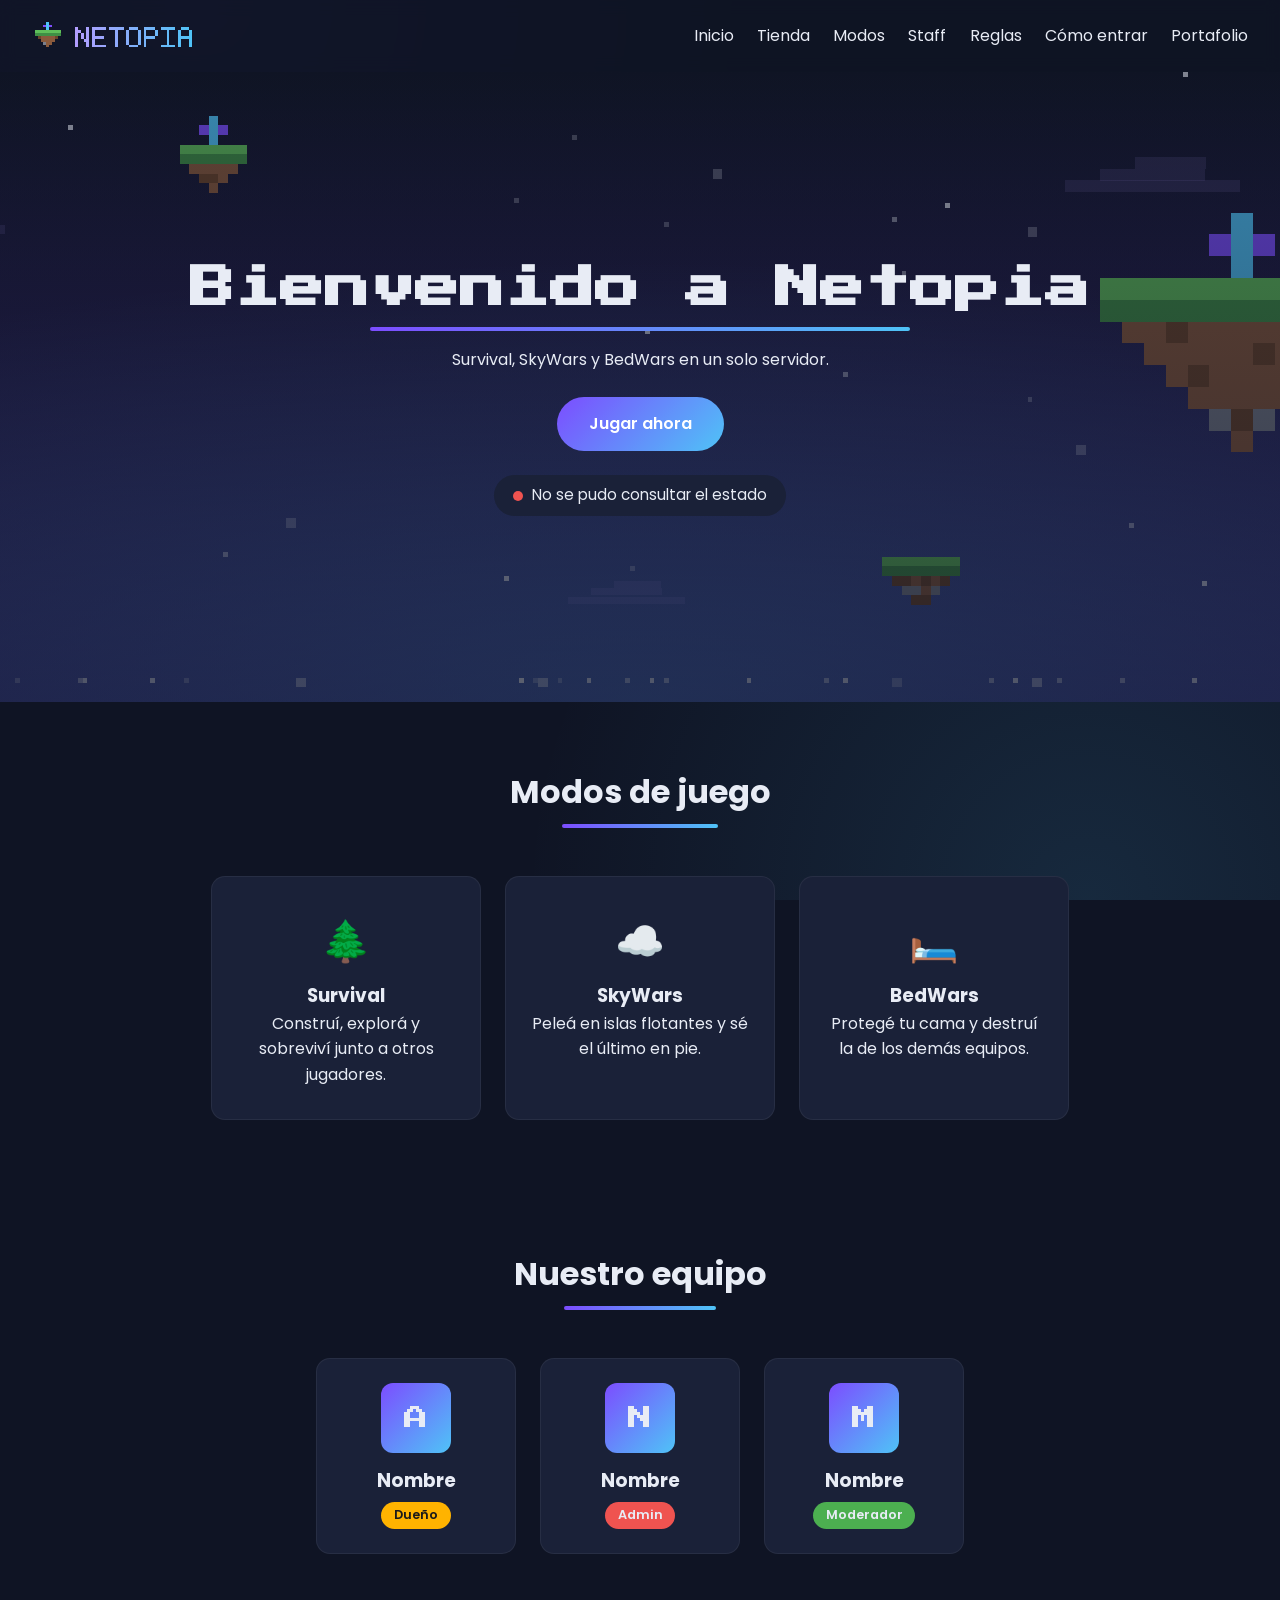
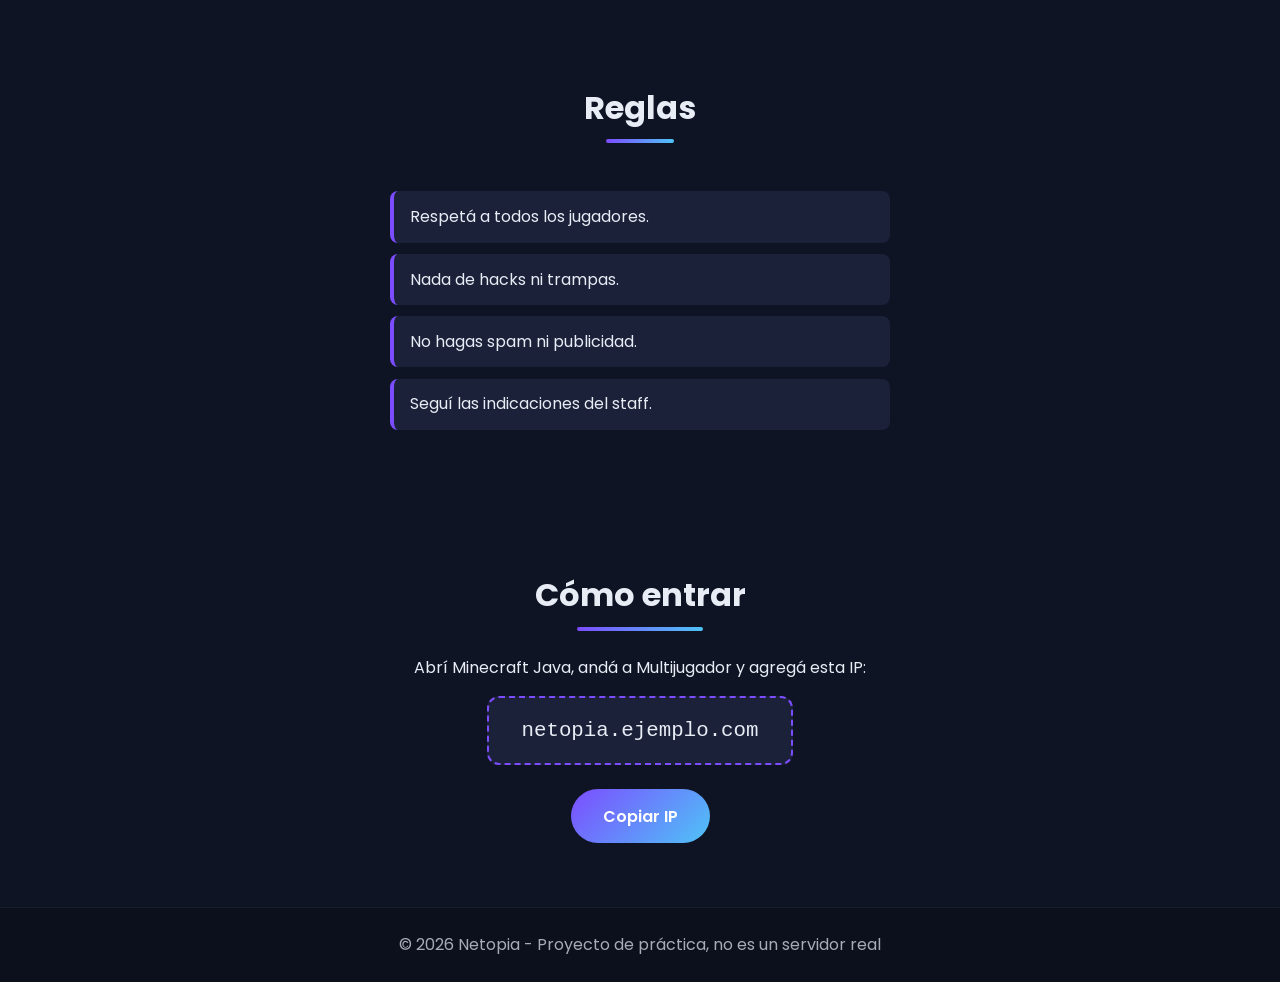
<file: index.html>
<!DOCTYPE html>
<html lang="es">

<head>
    <meta charset="UTF-8">
    <meta name="viewport" content="width=device-width, initial-scale=1.0">
    <title>Netopia</title>
    <link href="https://fonts.googleapis.com/css2?family=Poppins:wght@400;600&family=Press+Start+2P&display=swap"
        rel="stylesheet">
    <link rel="stylesheet" href="style.css">
    <link rel="icon" type="image/svg+xml" href="img/favicon.svg">
</head>

<body>

    <header>
        <a href="index.html" class="logo-link">
            <img src="img/logo.svg" alt="Netopia" class="logo-img">
        </a>
        <button class="menu-btn" id="menu-btn" aria-label="Abrir menú">☰</button>
        <nav id="menu">
            <a href="#inicio">Inicio</a>
            <a href="tienda.html">Tienda</a>
            <a href="#modos">Modos</a>
            <a href="#staff">Staff</a>
            <a href="#reglas">Reglas</a>
            <a href="#unirse">Cómo entrar</a>
            <a href="portafolio.html">Portafolio</a>
        </nav>
    </header>

    <main>
        <section id="inicio" class="hero">
            <h2>Bienvenido a Netopia</h2>
            <p>Survival, SkyWars y BedWars en un solo servidor.</p>
            <a href="#unirse" class="boton">Jugar ahora</a>
            <div class="estado" id="estado">
                <span class="punto" id="punto"></span>
                <span id="estado-texto">Consultando servidor...</span>
            </div>
        </section>

        <section id="modos">
            <h2>Modos de juego</h2>

            <div class="modos-grid">
                <article class="modo survival">
                    <span class="icono">🌲</span> <!-- Survival -->
                    <h3>Survival</h3>
                    <p>Construí, explorá y sobreviví junto a otros jugadores.</p>
                </article>

                <article class="modo skywars">
                    <span class="icono">☁️</span> <!-- SkyWars -->
                    <h3>SkyWars</h3>
                    <p>Peleá en islas flotantes y sé el último en pie.</p>
                </article>

                <article class="modo bedwars">
                    <span class="icono">🛏️</span> <!-- BedWars -->
                    <h3>BedWars</h3>
                    <p>Protegé tu cama y destruí la de los demás equipos.</p>
                </article>
            </div>
        </section>

        <section id="staff">
            <h2>Nuestro equipo</h2>
            <div class="staff-grid">
                <article class="miembro">
                    <div class="avatar">A</div>
                    <h3>Nombre</h3>
                    <p class="rol dueno">Dueño</p>
                </article>

                <article class="miembro">
                    <div class="avatar">N</div>
                    <h3>Nombre</h3>
                    <p class="rol admin">Admin</p>
                </article>

                <article class="miembro">
                    <div class="avatar">M</div>
                    <h3>Nombre</h3>
                    <p class="rol mod">Moderador</p>
                </article>
            </div>
        </section>

        <section id="reglas">
            <h2>Reglas</h2>
            <ul class="reglas">
                <li>Respetá a todos los jugadores.</li>
                <li>Nada de hacks ni trampas.</li>
                <li>No hagas spam ni publicidad.</li>
                <li>Seguí las indicaciones del staff.</li>
            </ul>
        </section>

        <section id="unirse">
            <h2>Cómo entrar</h2>
            <p>Abrí Minecraft Java, andá a Multijugador y agregá esta IP:</p>
            <div class="ip-box" id="ip">netopia.ejemplo.com</div>
            <br>
            <button class="boton" id="btn-copiar">Copiar IP</button>
        </section>
    </main>

    <footer>
        <p>© 2026 Netopia - Proyecto de práctica, no es un servidor real</p>
    </footer>
    <script src="script.js"></script>
</body>

</html>
</file>
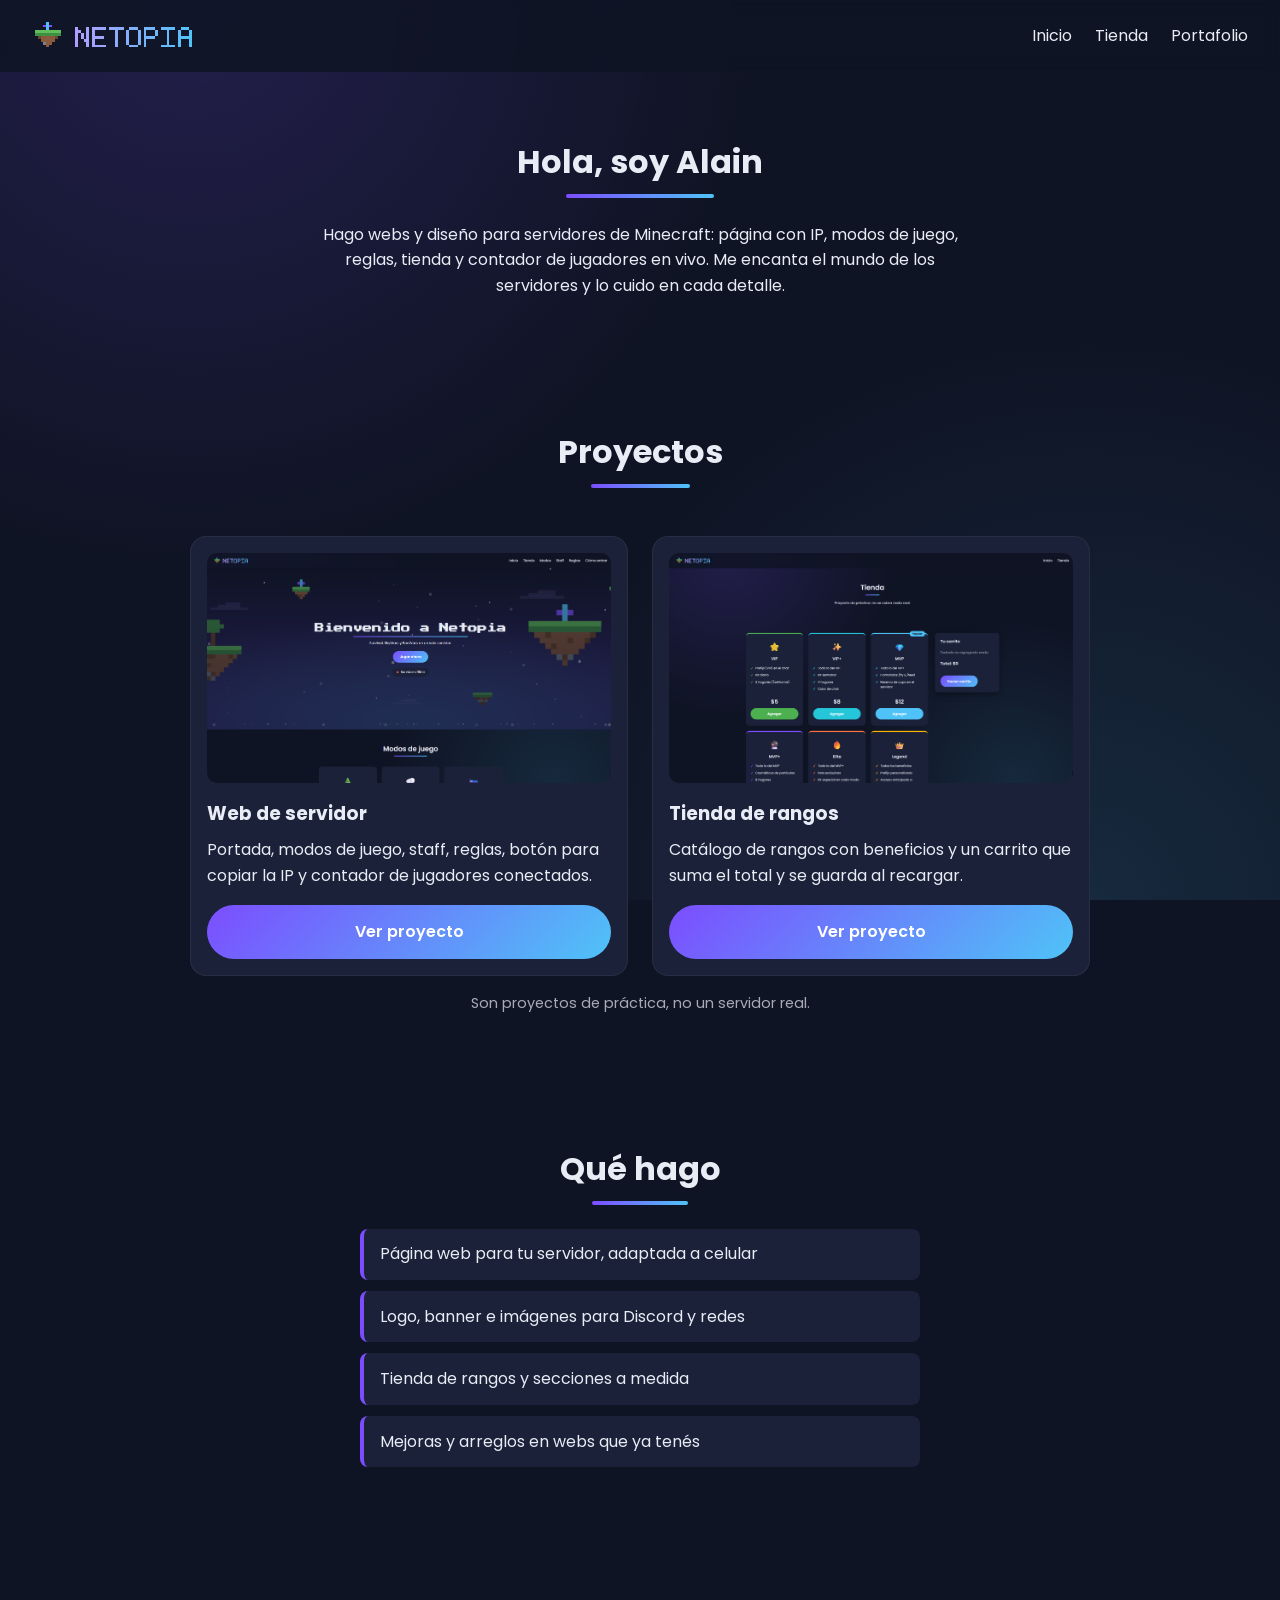
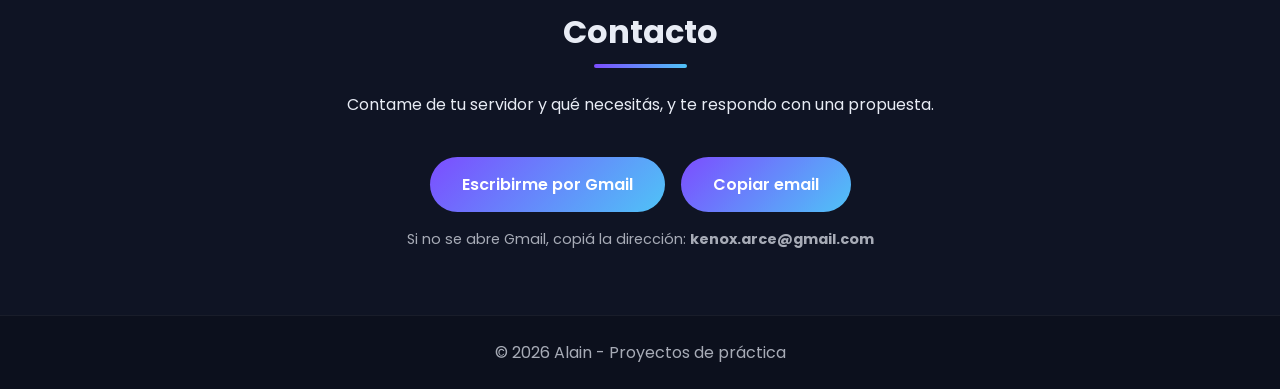
<file: portafolio.html>
<!DOCTYPE html>
<html lang="es">

<head>
    <meta charset="UTF-8">
    <meta name="viewport" content="width=device-width, initial-scale=1.0">
    <title>Portafolio | Alain</title>
    <link rel="icon" type="image/svg+xml" href="img/favicon.svg">
    <link href="https://fonts.googleapis.com/css2?family=Poppins:wght@400;600&family=Press+Start+2P&display=swap"
        rel="stylesheet">
    <link rel="stylesheet" href="style.css">
</head>

<body>

    <header>
        <a href="index.html" class="logo-link">
            <img src="img/logo.svg" alt="Netopia" class="logo-img">
        </a>
        <button class="menu-btn" id="menu-btn" aria-label="Abrir menú">☰</button>
        <nav id="menu">
            <a href="index.html">Inicio</a>
            <a href="tienda.html">Tienda</a>
            <a href="portafolio.html">Portafolio</a>
        </nav>
    </header>

    <main>
        <section class="perfil">
            <h2>Hola, soy Alain</h2>
            <p>Hago webs y diseño para servidores de Minecraft: página con IP, modos de juego, reglas, tienda y contador
                de jugadores en vivo. Me encanta el mundo de los servidores y lo cuido en cada detalle.</p>
        </section>

        <section>
            <h2>Proyectos</h2>
            <div class="proyectos-grid">
                <article class="proyecto">
                    <img src="img/captura-inicio.png" alt="Captura de la página principal de Netopia">
                    <h3>Web de servidor</h3>
                    <p>Portada, modos de juego, staff, reglas, botón para copiar la IP y contador de jugadores
                        conectados.</p>
                    <a class="boton" href="index.html">Ver proyecto</a>
                </article>

                <article class="proyecto">
                    <img src="img/captura-tienda.png" alt="Captura de la tienda de rangos de Netopia">
                    <h3>Tienda de rangos</h3>
                    <p>Catálogo de rangos con beneficios y un carrito que suma el total y se guarda al recargar.</p>
                    <a class="boton" href="tienda.html">Ver proyecto</a>
                </article>
            </div>
            <p class="nota">Son proyectos de práctica, no un servidor real.</p>
        </section>

        <section>
            <h2>Qué hago</h2>
            <ul class="servicios">
                <li>Página web para tu servidor, adaptada a celular</li>
                <li>Logo, banner e imágenes para Discord y redes</li>
                <li>Tienda de rangos y secciones a medida</li>
                <li>Mejoras y arreglos en webs que ya tenés</li>
            </ul>
        </section>

        <section id="contacto">
            <h2>Contacto</h2>
            <p>Contame de tu servidor y qué necesitás, y te respondo con una propuesta.</p>

            <div class="contacto-botones">
                <a class="boton" target="_blank" rel="noopener noreferrer"
                    href="https://mail.google.com/mail/?view=cm&fs=1&to=kenox.arce@gmail.com&su=Quiero%20una%20web%20para%20mi%20servidor">
                    Escribirme por Gmail
                </a>
                <button class="boton" id="btn-email" data-email="kenox.arce@gmail.com">Copiar email</button>
            </div>

            <p class="nota">Si no se abre Gmail, copiá la dirección: <strong>kenox.arce@gmail.com</strong></p>
        </section>
    </main>

    <footer>
        <p>© 2026 Alain - Proyectos de práctica</p>
    </footer>

    <script src="menu.js"></script>
    <script src="contacto.js"></script>
</body>

</html>
</file>
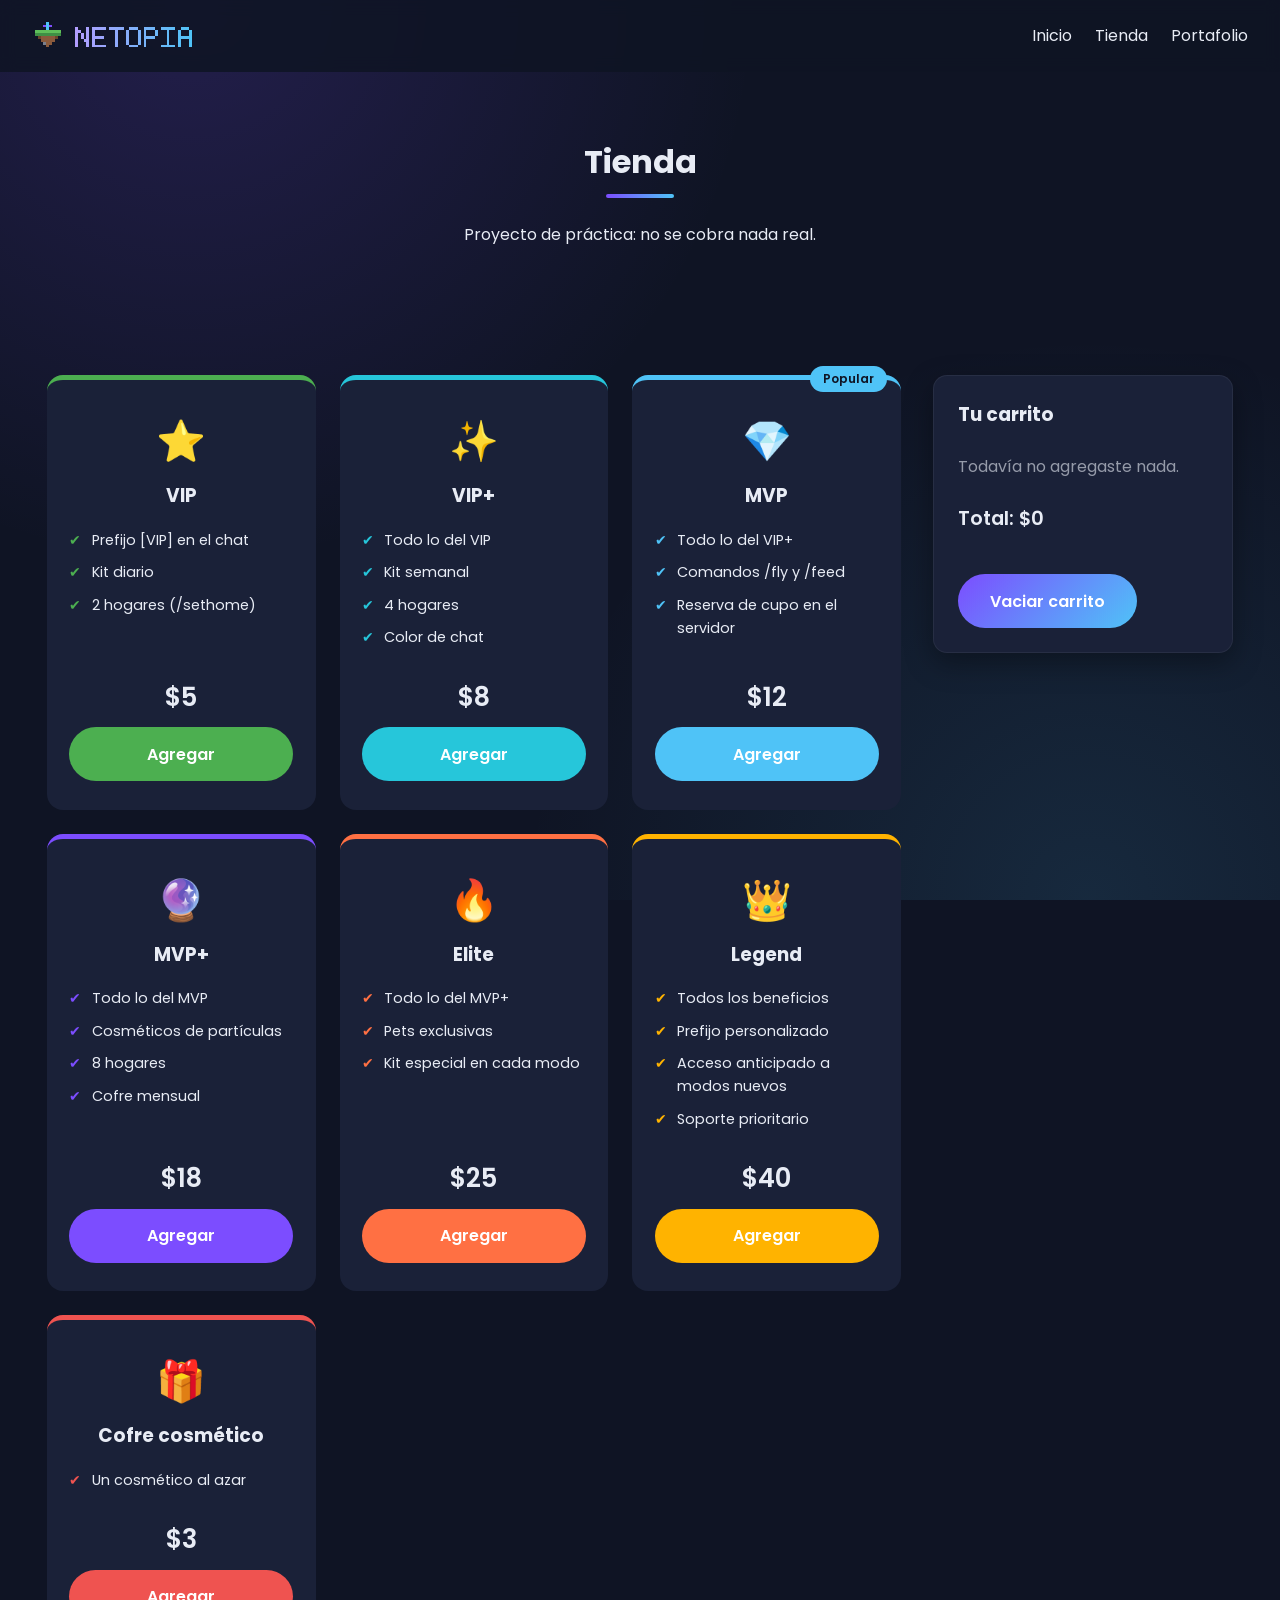
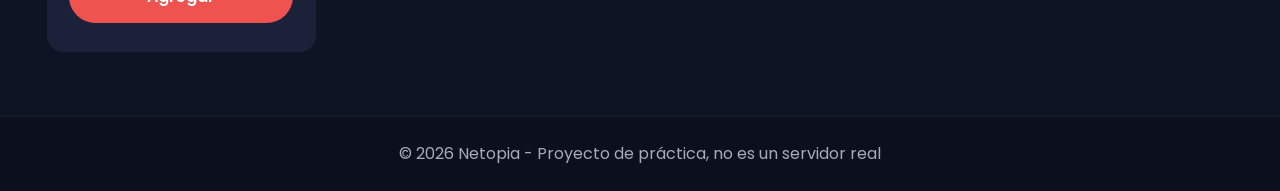
<file: tienda.html>
<!DOCTYPE html>
<html lang="es">

<head>
    <meta charset="UTF-8">
    <meta name="viewport" content="width=device-width, initial-scale=1.0">
    <title>Tienda | Netopia</title>
    <link href="https://fonts.googleapis.com/css2?family=Poppins:wght@400;600&family=Press+Start+2P&display=swap"
        rel="stylesheet">
    <link rel="stylesheet" href="style.css">
    <link rel="icon" type="image/svg+xml" href="img/favicon.svg">
</head>

<body>

    <header>
        <a href="index.html" class="logo-link">
            <img src="img/logo.svg" alt="Netopia" class="logo-img">
        </a>
        <button class="menu-btn" id="menu-btn" aria-label="Abrir menú">☰</button>
        <nav id="menu">
            <a href="index.html">Inicio</a>
            <a href="tienda.html">Tienda</a>
            <a href="portafolio.html">Portafolio</a>
        </nav>
    </header>

    <main>
        <section>
            <h2>Tienda</h2>
            <p>Proyecto de práctica: no se cobra nada real.</p>
        </section>

        <section class="tienda-layout">
            <div class="productos" id="productos"></div>

            <aside class="carrito">
                <h3>Tu carrito</h3>
                <ul id="carrito-lista"></ul>
                <p class="total">Total: <span id="total">$0</span></p>
                <button class="boton" id="vaciar">Vaciar carrito</button>
            </aside>
        </section>
    </main>

    <footer>
        <p>© 2026 Netopia - Proyecto de práctica, no es un servidor real</p>
    </footer>

    <script src="tienda.js"></script>
</body>

</html>
</file>
<file: style.css>
:root {
    --fondo: #0f1424;
    --tarjeta: #1a2138;
    --texto: #e8ecf5;
    --acento: #7c4dff;
    --survival: #4caf50;
    --skywars: #4fc3f7;
    --bedwars: #ef5350;
}

* {
    box-sizing: border-box;
    margin: 0;
    padding: 0;
}

html {
    scroll-behavior: smooth;
}

body {
    background: var(--fondo);
    color: var(--texto);
    font-family: 'Poppins', sans-serif;
    line-height: 1.6;
}

header {
    position: sticky;
    top: 0;
    z-index: 10;
    display: flex;
    justify-content: space-between;
    align-items: center;
    padding: 1rem 2rem;
    background: rgba(15, 20, 36, 0.85);
    backdrop-filter: blur(8px);
}

.logo {
    font-family: 'Press Start 2P', monospace;
    font-size: 1rem;
    color: var(--acento);
}

nav a {
    color: var(--texto);
    text-decoration: none;
    margin-left: 1.2rem;
    transition: color 0.2s;
}

nav a:hover {
    color: var(--skywars);
}

section {
    padding: 4rem 2rem;
    text-align: center;
}

.hero {
    min-height: 70vh;
    display: flex;
    flex-direction: column;
    justify-content: center;
    align-items: center;
    background: radial-gradient(circle at top, #2a1f5c, var(--fondo) 65%);
}

.hero h2 {
    font-family: 'Press Start 2P', monospace;
    font-size: clamp(1.4rem, 5vw, 2.8rem);
    line-height: 1.4;
    margin-bottom: 1rem;
}

.boton {
    display: inline-block;
    margin-top: 1.5rem;
    padding: 0.9rem 2rem;
    background: linear-gradient(135deg, var(--acento), var(--skywars));
    color: white;
    text-decoration: none;
    font-weight: 600;
    border-radius: 999px;
    transition: transform 0.2s, box-shadow 0.2s;
}

.boton:hover {
    transform: translateY(-3px);
    box-shadow: 0 8px 20px rgba(124, 77, 255, 0.45);
}

h2 {
    margin-bottom: 1rem;
}

.modos-grid {
    display: flex;
    flex-wrap: wrap;
    gap: 1.5rem;
    justify-content: center;
    margin-top: 1.5rem;
}

.modo {
    background: var(--tarjeta);
    padding: 2rem 1.5rem;
    border-radius: 14px;
    width: 270px;
    border-top: 5px solid;
    transition: transform 0.25s, box-shadow 0.25s;
}

.modo:hover {
    transform: translateY(-8px);
    box-shadow: 0 12px 28px rgba(0, 0, 0, 0.4);
}

.icono {
    display: block;
    font-size: 2.5rem;
    margin-bottom: 0.5rem;
}

.survival {
    border-color: var(--survival);
}

.skywars {
    border-color: var(--skywars);
}

.bedwars {
    border-color: var(--bedwars);
}

.reglas {
    list-style: none;
    max-width: 500px;
    margin: 1.5rem auto 0;
    text-align: left;
}

.reglas li {
    background: var(--tarjeta);
    padding: 0.8rem 1rem;
    margin-bottom: 0.7rem;
    border-left: 4px solid var(--acento);
    border-radius: 8px;
}

.ip-box {
    display: inline-block;
    margin-top: 1rem;
    padding: 1rem 2rem;
    background: var(--tarjeta);
    border: 2px dashed var(--acento);
    border-radius: 12px;
    font-family: monospace;
    font-size: 1.3rem;
}

footer {
    text-align: center;
    padding: 1.5rem;
    opacity: 0.7;
}

button.boton {
    border: none;
    cursor: pointer;
    font-family: 'Poppins', sans-serif;
    font-size: 1rem;
}

.menu-btn {
    display: none;
    background: none;
    border: none;
    color: var(--texto);
    font-size: 1.8rem;
    cursor: pointer;
    transition: transform 0.3s ease;
}

.menu-btn.activo {
    transform: rotate(90deg);
}

.estado {
  display: inline-flex;
  align-items: center;
  gap: 0.6rem;
  margin-top: 1.5rem;
  padding: 0.5rem 1.2rem;
  background: var(--tarjeta);
  border-radius: 999px;
  font-size: 0.95rem;
}

.punto {
  width: 10px;
  height: 10px;
  border-radius: 50%;
  background: #888;
}

.punto.online {
  background: #4caf50;
  box-shadow: 0 0 8px #4caf50;
}

.punto.offline {
  background: #ef5350;
}

.staff-grid {
  display: flex;
  flex-wrap: wrap;
  gap: 1.5rem;
  justify-content: center;
  margin-top: 1.5rem;
}

.miembro {
  background: var(--tarjeta);
  padding: 1.5rem;
  border-radius: 14px;
  width: 200px;
  transition: transform 0.25s, box-shadow 0.25s;
}

.miembro:hover {
  transform: translateY(-6px);
  box-shadow: 0 10px 24px rgba(0, 0, 0, 0.4);
}

.avatar {
  width: 70px;
  height: 70px;
  margin: 0 auto 0.8rem;
  border-radius: 12px;
  display: flex;
  align-items: center;
  justify-content: center;
  font-family: 'Press Start 2P', monospace;
  font-size: 1.5rem;
  background: linear-gradient(135deg, var(--acento), var(--skywars));
}

.rol {
  display: inline-block;
  margin-top: 0.4rem;
  padding: 0.2rem 0.8rem;
  border-radius: 999px;
  font-size: 0.8rem;
  font-weight: 600;
}

.rol.dueno { background: #ffb300; color: #1a1a1a; }
.rol.admin { background: var(--bedwars); }
.rol.mod   { background: var(--survival); }

.tienda-layout {
  display: flex;
  flex-wrap: wrap;
  gap: 2rem;
  justify-content: center;
  align-items: flex-start;
}

/* ---------- Tienda: tarjetas ---------- */
.tienda-layout {
  max-width: 1250px;
  margin: 0 auto;
}

.productos {
  display: grid;
  grid-template-columns: repeat(auto-fill, minmax(220px, 1fr));
  gap: 1.5rem;
  flex: 1 1 600px;
}

.producto {
  position: relative;
  display: flex;
  flex-direction: column;
  background: var(--tarjeta);
  padding: 1.8rem 1.4rem;
  border-radius: 16px;
  border-top: 5px solid var(--color);
  text-align: center;
  transition: transform 0.25s, box-shadow 0.25s;
}

.producto:hover {
  transform: translateY(-8px);
  box-shadow: 0 14px 32px rgba(0, 0, 0, 0.45), 0 0 22px var(--color);
}

.beneficios {
  list-style: none;
  flex-grow: 1;
  margin: 0.8rem 0;
  text-align: left;
  font-size: 0.9rem;
}

.beneficios li {
  padding: 0.3rem 0 0.3rem 1.4rem;
  position: relative;
}

.beneficios li::before {
  content: "✔";
  position: absolute;
  left: 0;
  color: var(--color);
}

.precio {
  font-size: 1.6rem;
  font-weight: 600;
  margin: 0.6rem 0;
}

.producto .boton {
  margin-top: auto;
  width: 100%;
  background: var(--color);
  text-align: center;
}

.etiqueta {
  position: absolute;
  top: -14px;
  right: 14px;
  background: var(--color);
  color: #0f1424;
  font-size: 0.75rem;
  font-weight: 600;
  padding: 0.2rem 0.8rem;
  border-radius: 999px;
}

.carrito {
  background: var(--tarjeta);
  padding: 1.5rem;
  border-radius: 14px;
  width: 300px;
  text-align: left;
  position: sticky;
  top: 90px;
}

.carrito ul {
  list-style: none;
  margin: 1rem 0;
}

.carrito li {
  display: flex;
  justify-content: space-between;
  align-items: center;
  gap: 0.5rem;
  padding: 0.5rem 0;
  border-bottom: 1px solid rgba(255, 255, 255, 0.1);
}

.carrito .vacio {
  opacity: 0.6;
  border: none;
}

.quitar {
  background: var(--bedwars);
  color: white;
  border: none;
  border-radius: 6px;
  width: 28px;
  height: 28px;
  cursor: pointer;
}

.total {
  font-weight: 600;
  font-size: 1.2rem;
  margin-bottom: 1rem;
}

/* ---------- Footer siempre abajo ---------- */
body {
  min-height: 100vh;
  display: flex;
  flex-direction: column;
}

main {
  flex: 1;
}

/* ---------- Mejoras generales ---------- */
body {
  background:
    radial-gradient(circle at 15% 0%, rgba(124, 77, 255, 0.18), transparent 40%),
    radial-gradient(circle at 85% 100%, rgba(79, 195, 247, 0.12), transparent 40%),
    var(--fondo);
  background-attachment: fixed;
}

section > h2 {
  position: relative;
  display: inline-block;
  margin-bottom: 1.5rem;
  font-size: clamp(1.4rem, 3vw, 2rem);
}

section > h2::after {
  content: "";
  display: block;
  width: 60%;
  height: 4px;
  margin: 0.4rem auto 0;
  border-radius: 999px;
  background: linear-gradient(90deg, var(--acento), var(--skywars));
}

.modo,
.miembro,
.carrito {
  border: 1px solid rgba(255, 255, 255, 0.06);
}

.carrito {
  box-shadow: 0 10px 28px rgba(0, 0, 0, 0.35);
}

footer {
  background: rgba(0, 0, 0, 0.25);
  border-top: 1px solid rgba(255, 255, 255, 0.08);
}

nav a {
  position: relative;
}

nav a::after {
  content: "";
  position: absolute;
  left: 0;
  bottom: -4px;
  width: 0;
  height: 2px;
  background: var(--skywars);
  transition: width 0.25s;
}

nav a:hover::after {
  width: 100%;
}

.logo-link {
  display: flex;
  align-items: center;
}

.logo-img {
  height: 40px;
  width: auto;
  image-rendering: pixelated;
}

.hero {
  background:
    linear-gradient(rgba(15, 20, 36, 0.35), rgba(15, 20, 36, 0.65)),
    url("img/banner.svg") center / cover no-repeat;
}

.perfil {
  max-width: 700px;
  margin: 0 auto;
}

.proyectos-grid {
  display: grid;
  grid-template-columns: repeat(auto-fit, minmax(280px, 1fr));
  gap: 1.5rem;
  max-width: 900px;
  margin: 1.5rem auto 0;
}

.proyecto {
  display: flex;
  flex-direction: column;
  background: var(--tarjeta);
  padding: 1rem;
  border-radius: 16px;
  border: 1px solid rgba(255, 255, 255, 0.06);
  text-align: left;
}

.proyecto img {
  width: 100%;
  border-radius: 10px;
  margin-bottom: 1rem;
}

.proyecto p {
  flex-grow: 1;
  margin: 0.5rem 0 1rem;
}

.proyecto .boton {
  margin-top: auto;
  text-align: center;
}

.servicios {
  list-style: none;
  max-width: 560px;
  margin: 0 auto;
  text-align: left;
}

.servicios li {
  background: var(--tarjeta);
  padding: 0.8rem 1rem;
  margin-bottom: 0.7rem;
  border-left: 4px solid var(--acento);
  border-radius: 8px;
}

.nota {
  margin-top: 1rem;
  opacity: 0.7;
  font-size: 0.9rem;
}

.contacto-botones {
  display: flex;
  flex-wrap: wrap;
  gap: 1rem;
  justify-content: center;
  margin-top: 1rem;
}

@media (max-width: 600px) {
  nav a::after {
    display: none;
  }

  .carrito {
    width: 100%;
    position: static;
  }
}

@media (max-width: 600px) {
    header {
        flex-wrap: wrap;
    }

    .menu-btn {
        display: block;
    }

    nav {
        display: flex;
        flex-direction: column;
        width: 100%;
        text-align: center;
        max-height: 0;
        overflow: hidden;
        opacity: 0;
        transition: max-height 0.4s ease, opacity 0.3s ease;
    }

    nav.abierto {
        max-height: 300px;
        opacity: 1;
    }

    nav a {
        margin: 0;
        padding: 0.8rem 0;
        border-top: 1px solid rgba(255, 255, 255, 0.1);
    }
}
</file>
